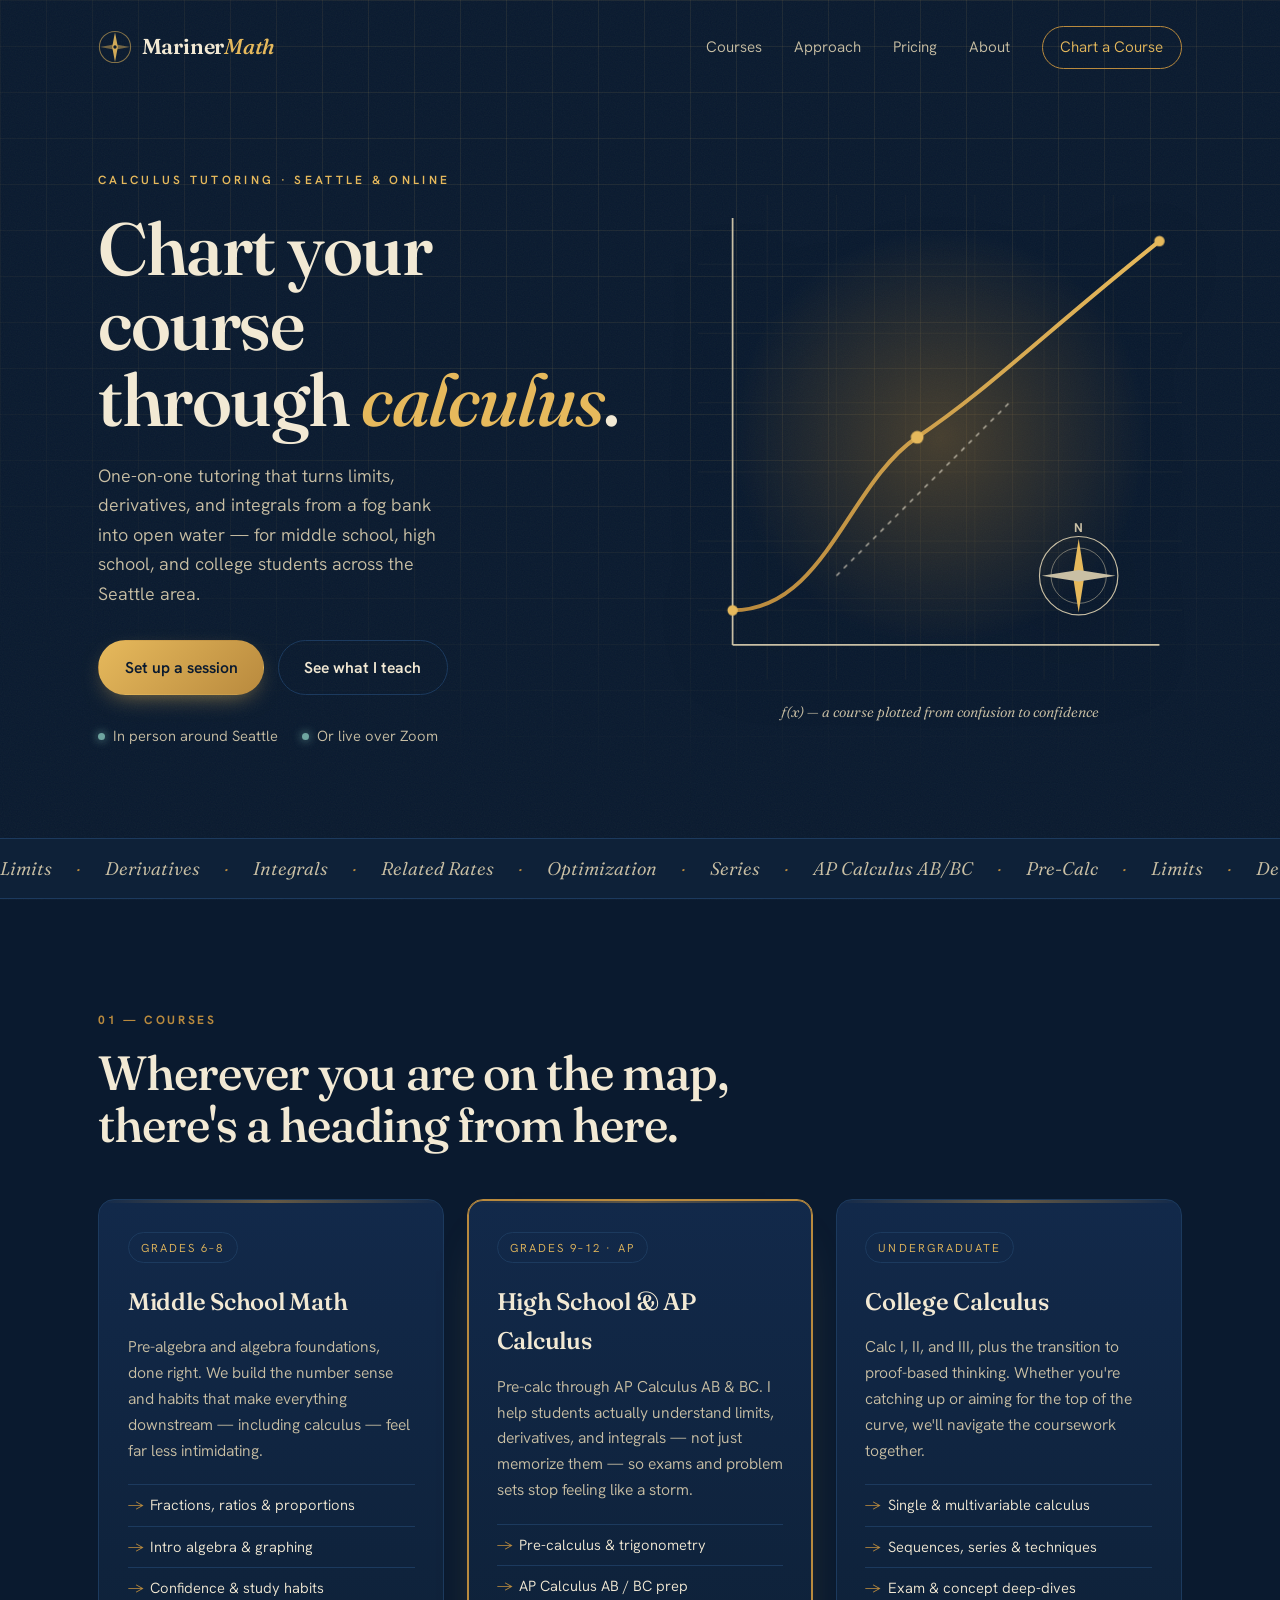
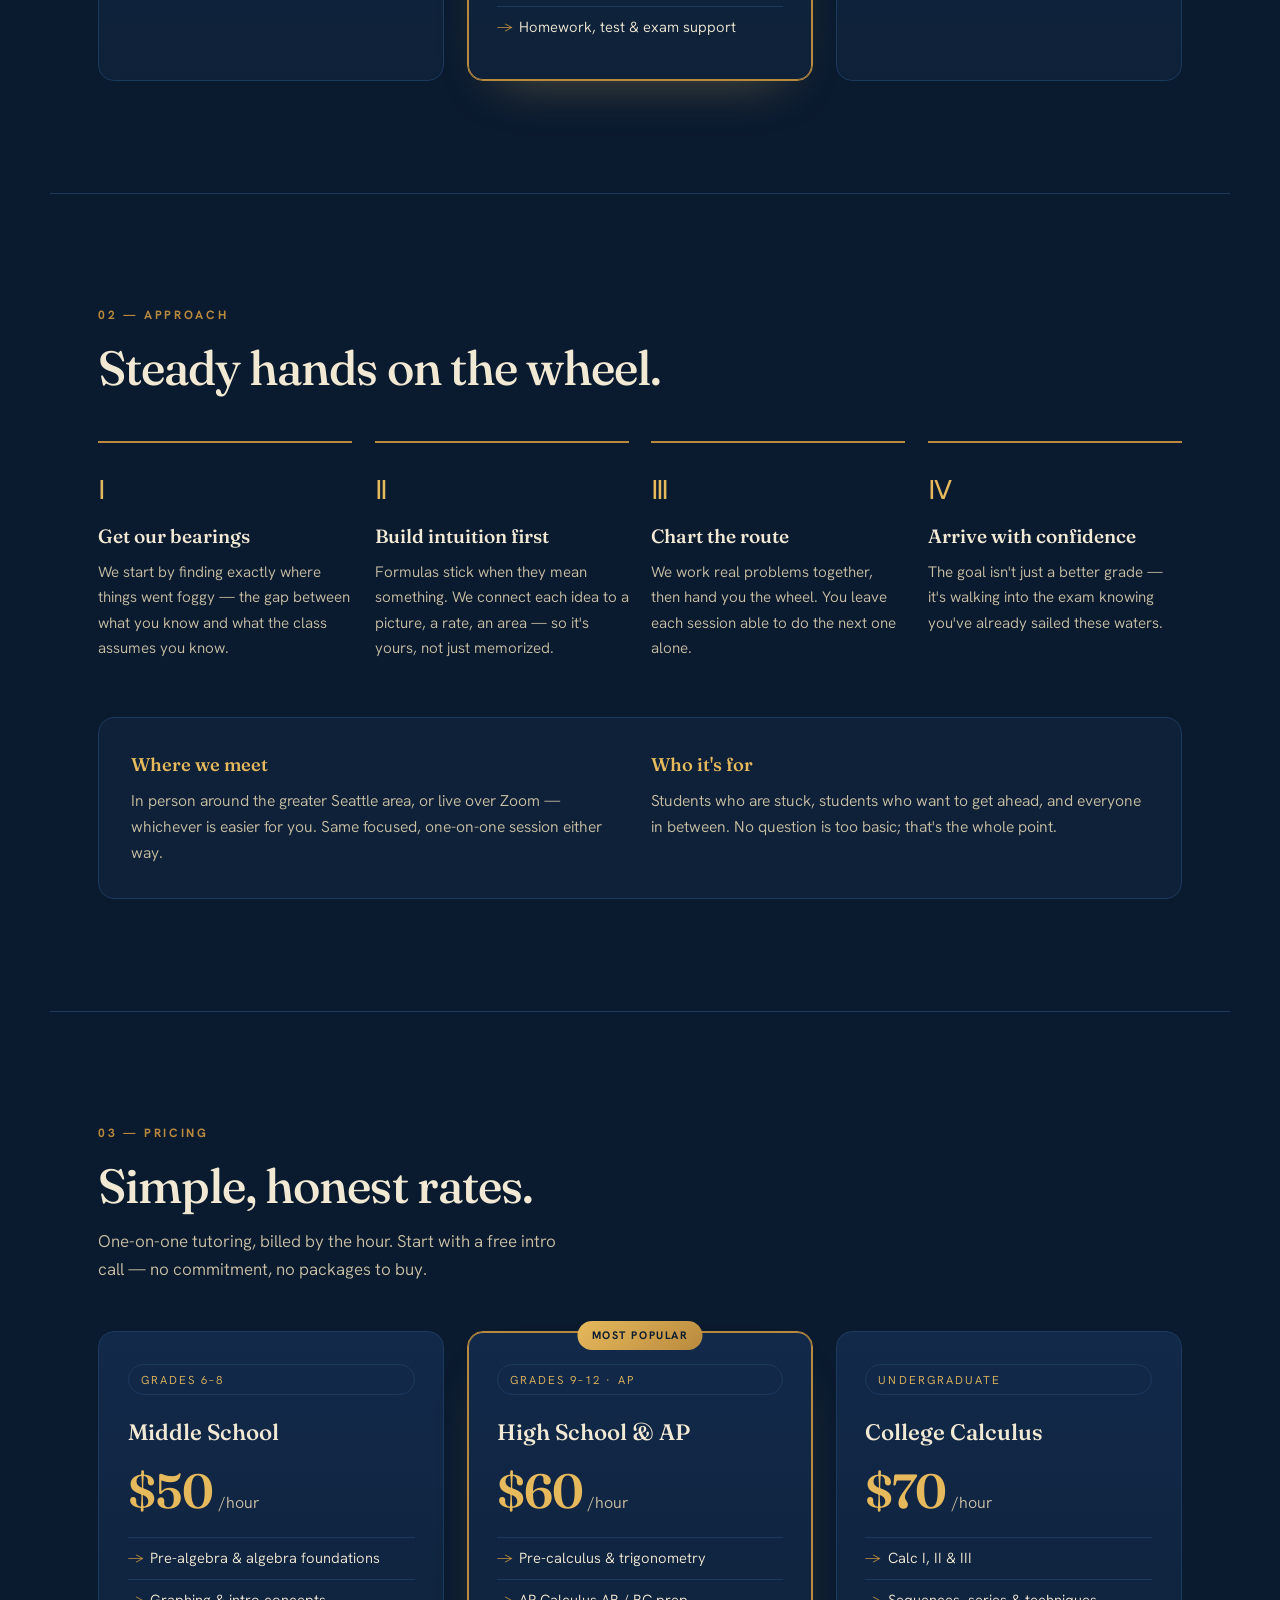
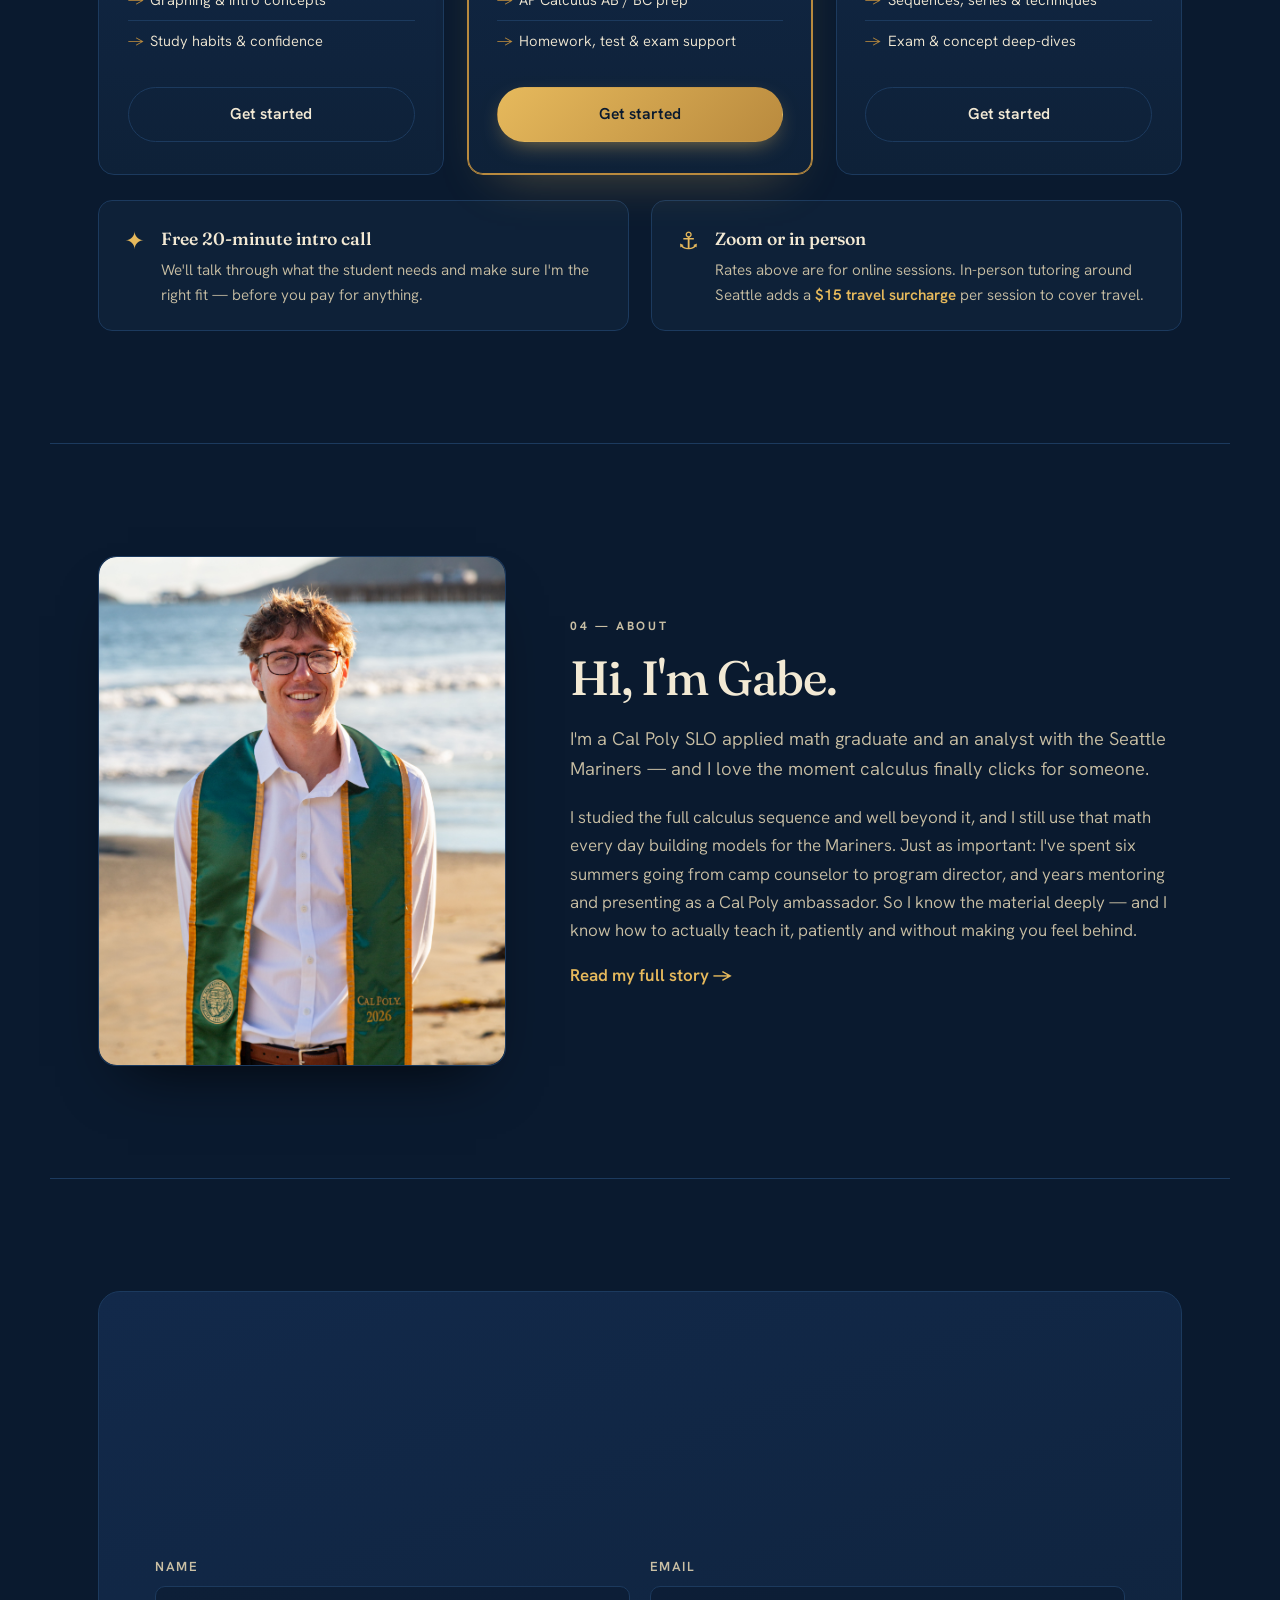
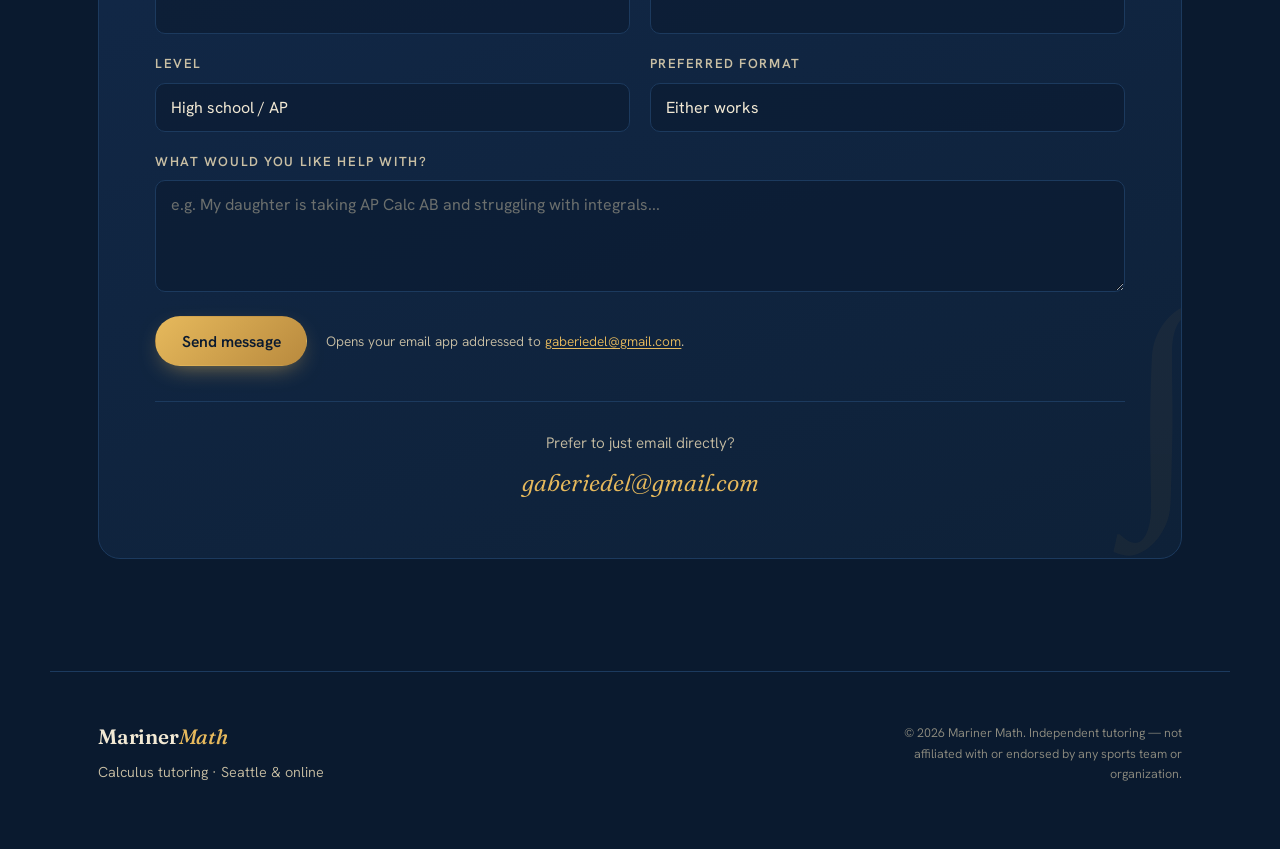
<file: index.html>
<!DOCTYPE html>
<html lang="en">
<head>
  <meta charset="UTF-8" />
  <meta name="viewport" content="width=device-width, initial-scale=1.0" />
  <title>Mariner Math — Calculus Tutoring in Seattle</title>
  <meta name="description" content="Mariner Math offers patient, expert calculus tutoring for middle school, high school, and college students in the Seattle area — in person or over Zoom." />

  <link rel="icon" href="favicon.svg" type="image/svg+xml" />
  <link rel="preconnect" href="https://fonts.googleapis.com" />
  <link rel="preconnect" href="https://fonts.gstatic.com" crossorigin />
  <link href="https://fonts.googleapis.com/css2?family=Fraunces:ital,opsz,wght@0,9..144,300..900;1,9..144,300..900&family=Hanken+Grotesk:wght@300..800&display=swap" rel="stylesheet" />
  <link rel="stylesheet" href="styles.css" />
</head>
<body>
  <!-- grain + chart-grid atmosphere layers -->
  <div class="grain" aria-hidden="true"></div>
  <div class="chart-grid" aria-hidden="true"></div>

  <header class="site-header">
    <a href="#top" class="brand" aria-label="Mariner Math home">
      <span class="brand-mark" aria-hidden="true">
        <svg viewBox="0 0 48 48" width="34" height="34">
          <circle cx="24" cy="24" r="22" fill="none" stroke="currentColor" stroke-width="1.5" opacity="0.55"/>
          <path d="M24 3 L28 24 L24 45 L20 24 Z" fill="currentColor" opacity="0.9"/>
          <path d="M3 24 L24 20 L45 24 L24 28 Z" fill="currentColor" opacity="0.45"/>
          <circle cx="24" cy="24" r="2.4" fill="var(--ink)"/>
        </svg>
      </span>
      <span class="brand-text">Mariner<em>Math</em></span>
    </a>
    <nav class="site-nav" aria-label="Primary">
      <a href="#services">Courses</a>
      <a href="#approach">Approach</a>
      <a href="#pricing">Pricing</a>
      <a href="about.html">About</a>
      <a href="#contact" class="nav-cta">Chart a Course</a>
    </nav>
  </header>

  <main id="top">

    <!-- ============== HERO ============== -->
    <section class="hero">
      <div class="hero-copy">
        <p class="eyebrow reveal">Calculus tutoring · Seattle &amp; online</p>
        <h1 class="reveal" style="--d:.05s">
          Chart your course<br />through <span class="ital-accent">calculus</span>.
        </h1>
        <p class="lede reveal" style="--d:.12s">
          One-on-one tutoring that turns limits, derivatives, and integrals
          from a fog bank into open water — for middle school, high school,
          and college students across the Seattle area.
        </p>
        <div class="hero-actions reveal" style="--d:.19s">
          <a href="#contact" class="btn btn-primary">Set up a session</a>
          <a href="#services" class="btn btn-ghost">See what I teach</a>
        </div>
        <ul class="hero-meta reveal" style="--d:.26s">
          <li><span class="dot"></span> In person around Seattle</li>
          <li><span class="dot"></span> Or live over Zoom</li>
        </ul>
      </div>

      <!-- the "chart": a plotted curve that reads as both a function and a sailing route -->
      <figure class="hero-chart reveal" style="--d:.15s" aria-hidden="true">
        <svg viewBox="0 0 420 420" class="chart-svg">
          <defs>
            <linearGradient id="curveGrad" x1="0" y1="1" x2="1" y2="0">
              <stop offset="0" stop-color="var(--brass)"/>
              <stop offset="1" stop-color="var(--brass-bright)"/>
            </linearGradient>
            <radialGradient id="glow" cx="50%" cy="50%" r="50%">
              <stop offset="0" stop-color="var(--brass)" stop-opacity="0.35"/>
              <stop offset="1" stop-color="var(--brass)" stop-opacity="0"/>
            </radialGradient>
          </defs>

          <!-- fine chart grid -->
          <g class="chart-lines" stroke="var(--line)" stroke-width="1">
            <line x1="0" y1="60" x2="420" y2="60"/><line x1="0" y1="120" x2="420" y2="120"/>
            <line x1="0" y1="180" x2="420" y2="180"/><line x1="0" y1="240" x2="420" y2="240"/>
            <line x1="0" y1="300" x2="420" y2="300"/><line x1="0" y1="360" x2="420" y2="360"/>
            <line x1="60" y1="0" x2="60" y2="420"/><line x1="120" y1="0" x2="120" y2="420"/>
            <line x1="180" y1="0" x2="180" y2="420"/><line x1="240" y1="0" x2="240" y2="420"/>
            <line x1="300" y1="0" x2="300" y2="420"/><line x1="360" y1="0" x2="360" y2="420"/>
          </g>

          <!-- axes -->
          <line x1="30" y1="390" x2="400" y2="390" stroke="var(--parchment-dim)" stroke-width="1.5"/>
          <line x1="30" y1="390" x2="30" y2="20" stroke="var(--parchment-dim)" stroke-width="1.5"/>

          <circle cx="210" cy="210" r="180" fill="url(#glow)"/>

          <!-- the plotted "route" / curve -->
          <path class="route" d="M30 360 C 110 360, 130 250, 190 210 S 300 120, 400 40"
                fill="none" stroke="url(#curveGrad)" stroke-width="3.5"
                stroke-linecap="round"/>

          <!-- tangent line (a little calculus flourish) -->
          <line class="tangent" x1="120" y1="330" x2="270" y2="180"
                stroke="var(--parchment)" stroke-width="1.25" stroke-dasharray="4 5" opacity="0.7"/>

          <!-- waypoints -->
          <circle class="waypoint" cx="30" cy="360" r="4.5"/>
          <circle class="waypoint" cx="190" cy="210" r="5.5"/>
          <circle class="waypoint" cx="400" cy="40" r="4.5"/>

          <!-- compass rose -->
          <g class="compass" transform="translate(330,330)">
            <circle r="34" fill="none" stroke="var(--parchment-dim)" stroke-width="1"/>
            <circle r="24" fill="none" stroke="var(--parchment-dim)" stroke-width="0.75" opacity="0.6"/>
            <path d="M0 -32 L5 0 L0 32 L-5 0 Z" fill="var(--brass-bright)"/>
            <path d="M-32 0 L0 -5 L32 0 L0 5 Z" fill="var(--parchment-dim)"/>
            <text x="0" y="-38" text-anchor="middle" class="compass-n">N</text>
          </g>
        </svg>
        <figcaption class="chart-fn">ƒ(x) — a course plotted from confusion to confidence</figcaption>
      </figure>
    </section>

    <!-- ============== MARQUEE ============== -->
    <div class="marquee" aria-hidden="true">
      <div class="marquee-track">
        <span>Limits</span><span>·</span><span>Derivatives</span><span>·</span><span>Integrals</span><span>·</span>
        <span>Related Rates</span><span>·</span><span>Optimization</span><span>·</span><span>Series</span><span>·</span>
        <span>AP Calculus AB/BC</span><span>·</span><span>Pre-Calc</span><span>·</span>
        <span>Limits</span><span>·</span><span>Derivatives</span><span>·</span><span>Integrals</span><span>·</span>
        <span>Related Rates</span><span>·</span><span>Optimization</span><span>·</span><span>Series</span><span>·</span>
        <span>AP Calculus AB/BC</span><span>·</span><span>Pre-Calc</span><span>·</span>
      </div>
    </div>

    <!-- ============== SERVICES ============== -->
    <section id="services" class="section">
      <div class="section-head">
        <p class="section-index">01 — Courses</p>
        <h2>Wherever you are on the map,<br />there's a heading from here.</h2>
      </div>

      <div class="cards">
        <article class="card">
          <span class="card-depth">Grades 6–8</span>
          <h3>Middle School Math</h3>
          <p>Pre-algebra and algebra foundations, done right. We build the number
             sense and habits that make everything downstream — including calculus —
             feel far less intimidating.</p>
          <ul class="card-list">
            <li>Fractions, ratios &amp; proportions</li>
            <li>Intro algebra &amp; graphing</li>
            <li>Confidence &amp; study habits</li>
          </ul>
        </article>

        <article class="card card-feature">
          <span class="card-depth">Grades 9–12 · AP</span>
          <h3>High School &amp; AP Calculus</h3>
          <p>Pre-calc through AP Calculus AB &amp; BC. I help students actually
             understand limits, derivatives, and integrals — not just memorize them —
             so exams and problem sets stop feeling like a storm.</p>
          <ul class="card-list">
            <li>Pre-calculus &amp; trigonometry</li>
            <li>AP Calculus AB / BC prep</li>
            <li>Homework, test &amp; exam support</li>
          </ul>
        </article>

        <article class="card">
          <span class="card-depth">Undergraduate</span>
          <h3>College Calculus</h3>
          <p>Calc I, II, and III, plus the transition to proof-based thinking.
             Whether you're catching up or aiming for the top of the curve, we'll
             navigate the coursework together.</p>
          <ul class="card-list">
            <li>Single &amp; multivariable calculus</li>
            <li>Sequences, series &amp; techniques</li>
            <li>Exam &amp; concept deep-dives</li>
          </ul>
        </article>
      </div>
    </section>

    <!-- ============== APPROACH ============== -->
    <section id="approach" class="section approach">
      <div class="section-head">
        <p class="section-index">02 — Approach</p>
        <h2>Steady hands on the wheel.</h2>
      </div>

      <div class="steps">
        <div class="step">
          <span class="step-num">Ⅰ</span>
          <h3>Get our bearings</h3>
          <p>We start by finding exactly where things went foggy — the gap between
             what you know and what the class assumes you know.</p>
        </div>
        <div class="step">
          <span class="step-num">Ⅱ</span>
          <h3>Build intuition first</h3>
          <p>Formulas stick when they mean something. We connect each idea to a
             picture, a rate, an area — so it's yours, not just memorized.</p>
        </div>
        <div class="step">
          <span class="step-num">Ⅲ</span>
          <h3>Chart the route</h3>
          <p>We work real problems together, then hand you the wheel. You leave each
             session able to do the next one alone.</p>
        </div>
        <div class="step">
          <span class="step-num">Ⅳ</span>
          <h3>Arrive with confidence</h3>
          <p>The goal isn't just a better grade — it's walking into the exam knowing
             you've already sailed these waters.</p>
        </div>
      </div>

      <div class="format-note">
        <div class="format-item">
          <h4>Where we meet</h4>
          <p>In person around the greater Seattle area, or live over Zoom —
             whichever is easier for you. Same focused, one-on-one session either way.</p>
        </div>
        <div class="format-item">
          <h4>Who it's for</h4>
          <p>Students who are stuck, students who want to get ahead, and everyone in
             between. No question is too basic; that's the whole point.</p>
        </div>
      </div>
    </section>

    <!-- ============== PRICING ============== -->
    <section id="pricing" class="section pricing">
      <div class="section-head">
        <p class="section-index">03 — Pricing</p>
        <h2>Simple, honest rates.</h2>
        <p class="pricing-lede">
          One-on-one tutoring, billed by the hour. Start with a free intro call —
          no commitment, no packages to buy.
        </p>
      </div>

      <div class="tiers">
        <article class="tier">
          <span class="card-depth">Grades 6–8</span>
          <h3>Middle School</h3>
          <p class="price"><span class="amount">$50</span><span class="per">/hour</span></p>
          <ul class="card-list">
            <li>Pre-algebra &amp; algebra foundations</li>
            <li>Graphing &amp; intro concepts</li>
            <li>Study habits &amp; confidence</li>
          </ul>
          <a href="#contact" class="btn btn-ghost tier-btn">Get started</a>
        </article>

        <article class="tier tier-feature">
          <span class="tier-flag">Most popular</span>
          <span class="card-depth">Grades 9–12 · AP</span>
          <h3>High School &amp; AP</h3>
          <p class="price"><span class="amount">$60</span><span class="per">/hour</span></p>
          <ul class="card-list">
            <li>Pre-calculus &amp; trigonometry</li>
            <li>AP Calculus AB / BC prep</li>
            <li>Homework, test &amp; exam support</li>
          </ul>
          <a href="#contact" class="btn btn-primary tier-btn">Get started</a>
        </article>

        <article class="tier">
          <span class="card-depth">Undergraduate</span>
          <h3>College Calculus</h3>
          <p class="price"><span class="amount">$70</span><span class="per">/hour</span></p>
          <ul class="card-list">
            <li>Calc I, II &amp; III</li>
            <li>Sequences, series &amp; techniques</li>
            <li>Exam &amp; concept deep-dives</li>
          </ul>
          <a href="#contact" class="btn btn-ghost tier-btn">Get started</a>
        </article>
      </div>

      <div class="pricing-perks">
        <div class="perk">
          <span class="perk-icon" aria-hidden="true">✦</span>
          <div>
            <h4>Free 20-minute intro call</h4>
            <p>We'll talk through what the student needs and make sure I'm the right fit — before you pay for anything.</p>
          </div>
        </div>
        <div class="perk">
          <span class="perk-icon" aria-hidden="true">⚓</span>
          <div>
            <h4>Zoom or in person</h4>
            <p>Rates above are for online sessions. In-person tutoring around Seattle adds a <strong>$15 travel surcharge</strong> per session to cover travel.</p>
          </div>
        </div>
      </div>
    </section>

    <!-- ============== ABOUT ============== -->
    <section id="about" class="section about">
      <div class="about-grid">
        <div class="about-visual" aria-hidden="true">
          <div class="portrait-frame">
            <img src="gabe.jpg" alt="Gabe Riedel" class="portrait-img" />
          </div>
        </div>
        <div class="about-copy">
          <p class="section-index">04 — About</p>
          <h2>Hi, I'm Gabe.</h2>
          <p class="about-lede">
            I'm a Cal Poly SLO applied math graduate and an analyst with the Seattle
            Mariners — and I love the moment calculus finally clicks for someone.
          </p>
          <p>
            I studied the full calculus sequence and well beyond it, and I still use that
            math every day building models for the Mariners. Just as important: I've spent
            six summers going from camp counselor to program director, and years mentoring
            and presenting as a Cal Poly ambassador. So I know the material deeply — and I
            know how to actually teach it, patiently and without making you feel behind.
          </p>
          <p>
            <a href="about.html" class="text-link">Read my full story →</a>
          </p>
        </div>
      </div>
    </section>

    <!-- ============== CONTACT ============== -->
    <section id="contact" class="section contact">
      <div class="contact-inner">
        <div class="section-head">
          <p class="section-index">05 — Set sail</p>
          <h2>Let's plot your first session.</h2>
          <p class="contact-lede">
            Tell me a little about the student and what you're working on. I'll get
            back to you personally, usually within a day.
          </p>
        </div>

        <form class="contact-form" id="contactForm" novalidate>
          <div class="field">
            <label for="name">Name</label>
            <input type="text" id="name" name="name" autocomplete="name" required />
          </div>
          <div class="field">
            <label for="email">Email</label>
            <input type="email" id="email" name="email" autocomplete="email" required />
          </div>
          <div class="field">
            <label for="level">Level</label>
            <select id="level" name="level">
              <option value="Middle school">Middle school</option>
              <option value="High school / AP" selected>High school / AP</option>
              <option value="College">College</option>
              <option value="Not sure yet">Not sure yet</option>
            </select>
          </div>
          <div class="field">
            <label for="format">Preferred format</label>
            <select id="format" name="format">
              <option value="Either works">Either works</option>
              <option value="In person (Seattle)">In person (Seattle)</option>
              <option value="Zoom">Zoom</option>
            </select>
          </div>
          <div class="field field-full">
            <label for="message">What would you like help with?</label>
            <textarea id="message" name="message" rows="4" placeholder="e.g. My daughter is taking AP Calc AB and struggling with integrals..."></textarea>
          </div>
          <div class="field-full form-actions">
            <button type="submit" class="btn btn-primary">Send message</button>
            <p class="form-note" id="formNote">
              Opens your email app addressed to
              <a href="mailto:gaberiedel@gmail.com">gaberiedel@gmail.com</a>.
            </p>
          </div>
        </form>

        <div class="contact-direct">
          <p>Prefer to just email directly?</p>
          <a href="mailto:gaberiedel@gmail.com" class="email-link">gaberiedel@gmail.com</a>
        </div>
      </div>
    </section>
  </main>

  <footer class="site-footer">
    <div class="footer-brand">
      <span class="brand-text">Mariner<em>Math</em></span>
      <p>Calculus tutoring · Seattle &amp; online</p>
    </div>
    <p class="footer-fine">
      © <span id="year"></span> Mariner Math. Independent tutoring — not affiliated
      with or endorsed by any sports team or organization.
    </p>
  </footer>

  <script src="main.js"></script>
</body>
</html>
</file>
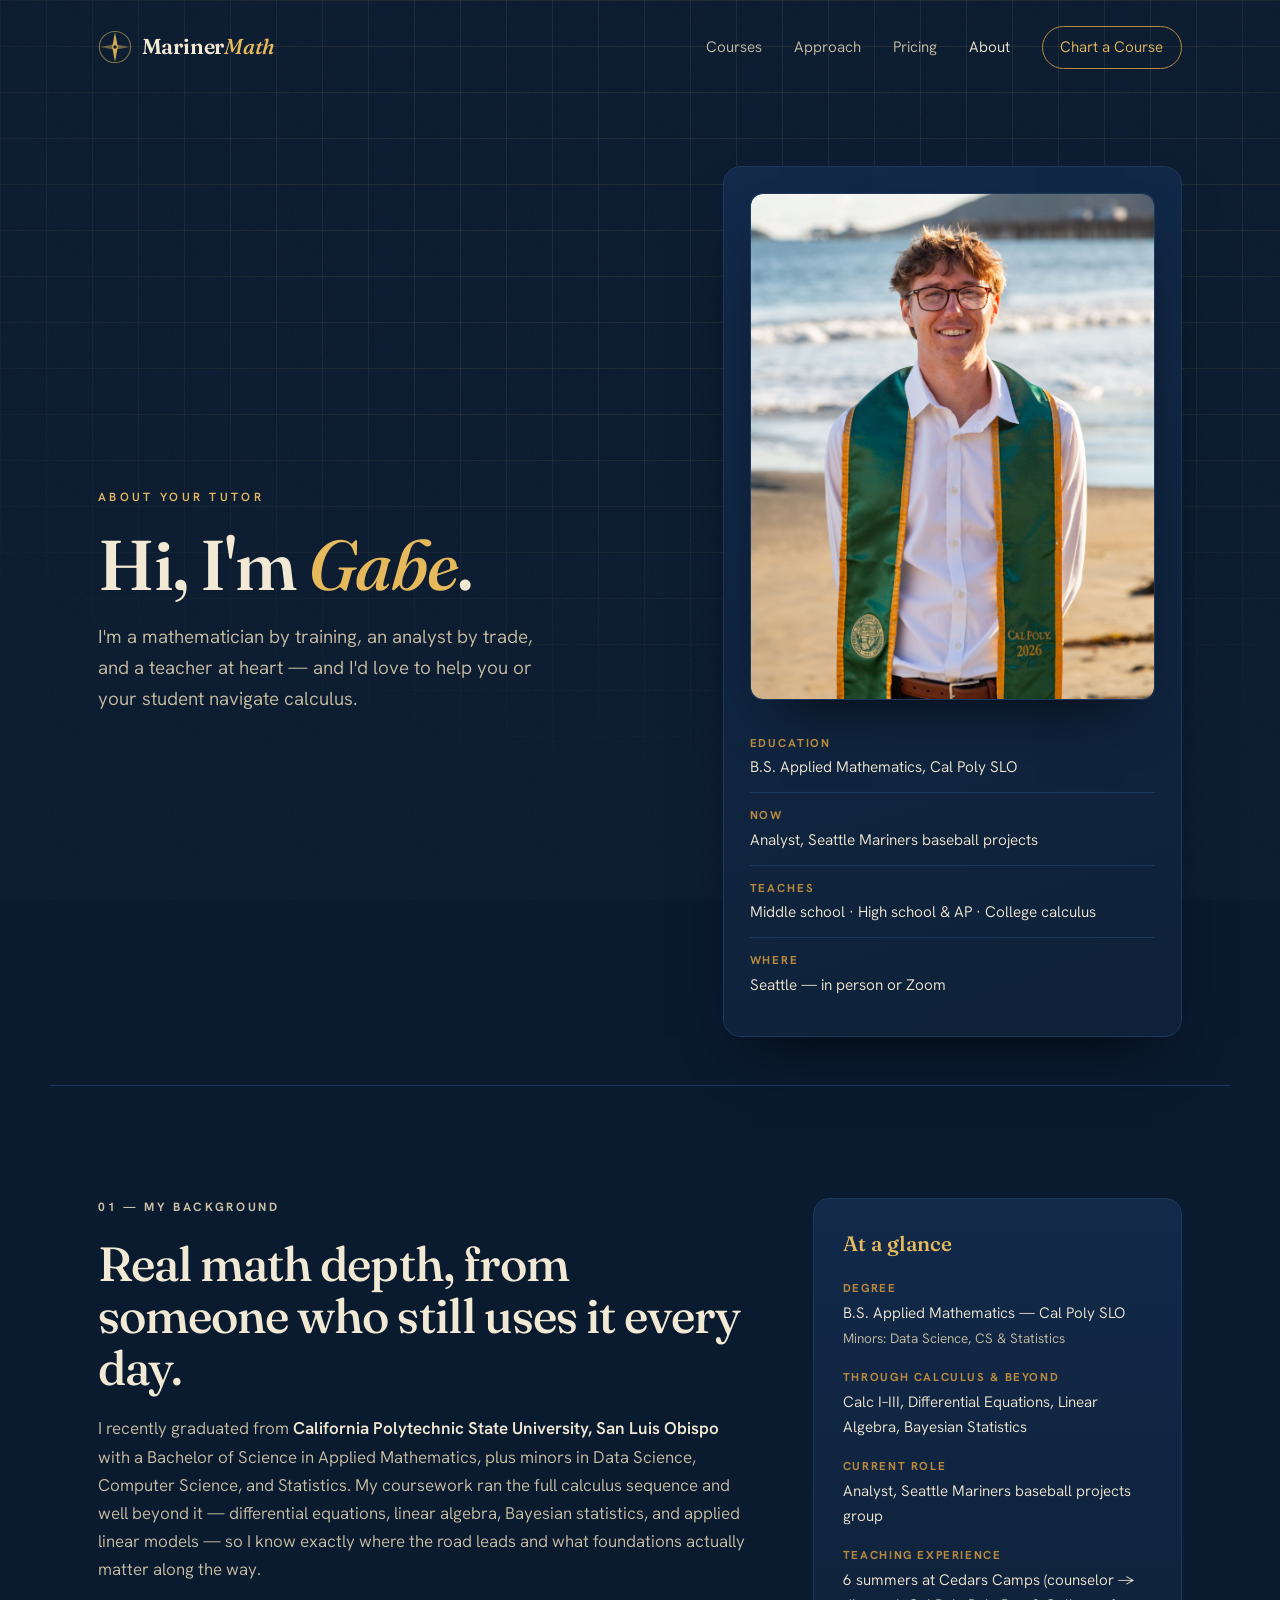
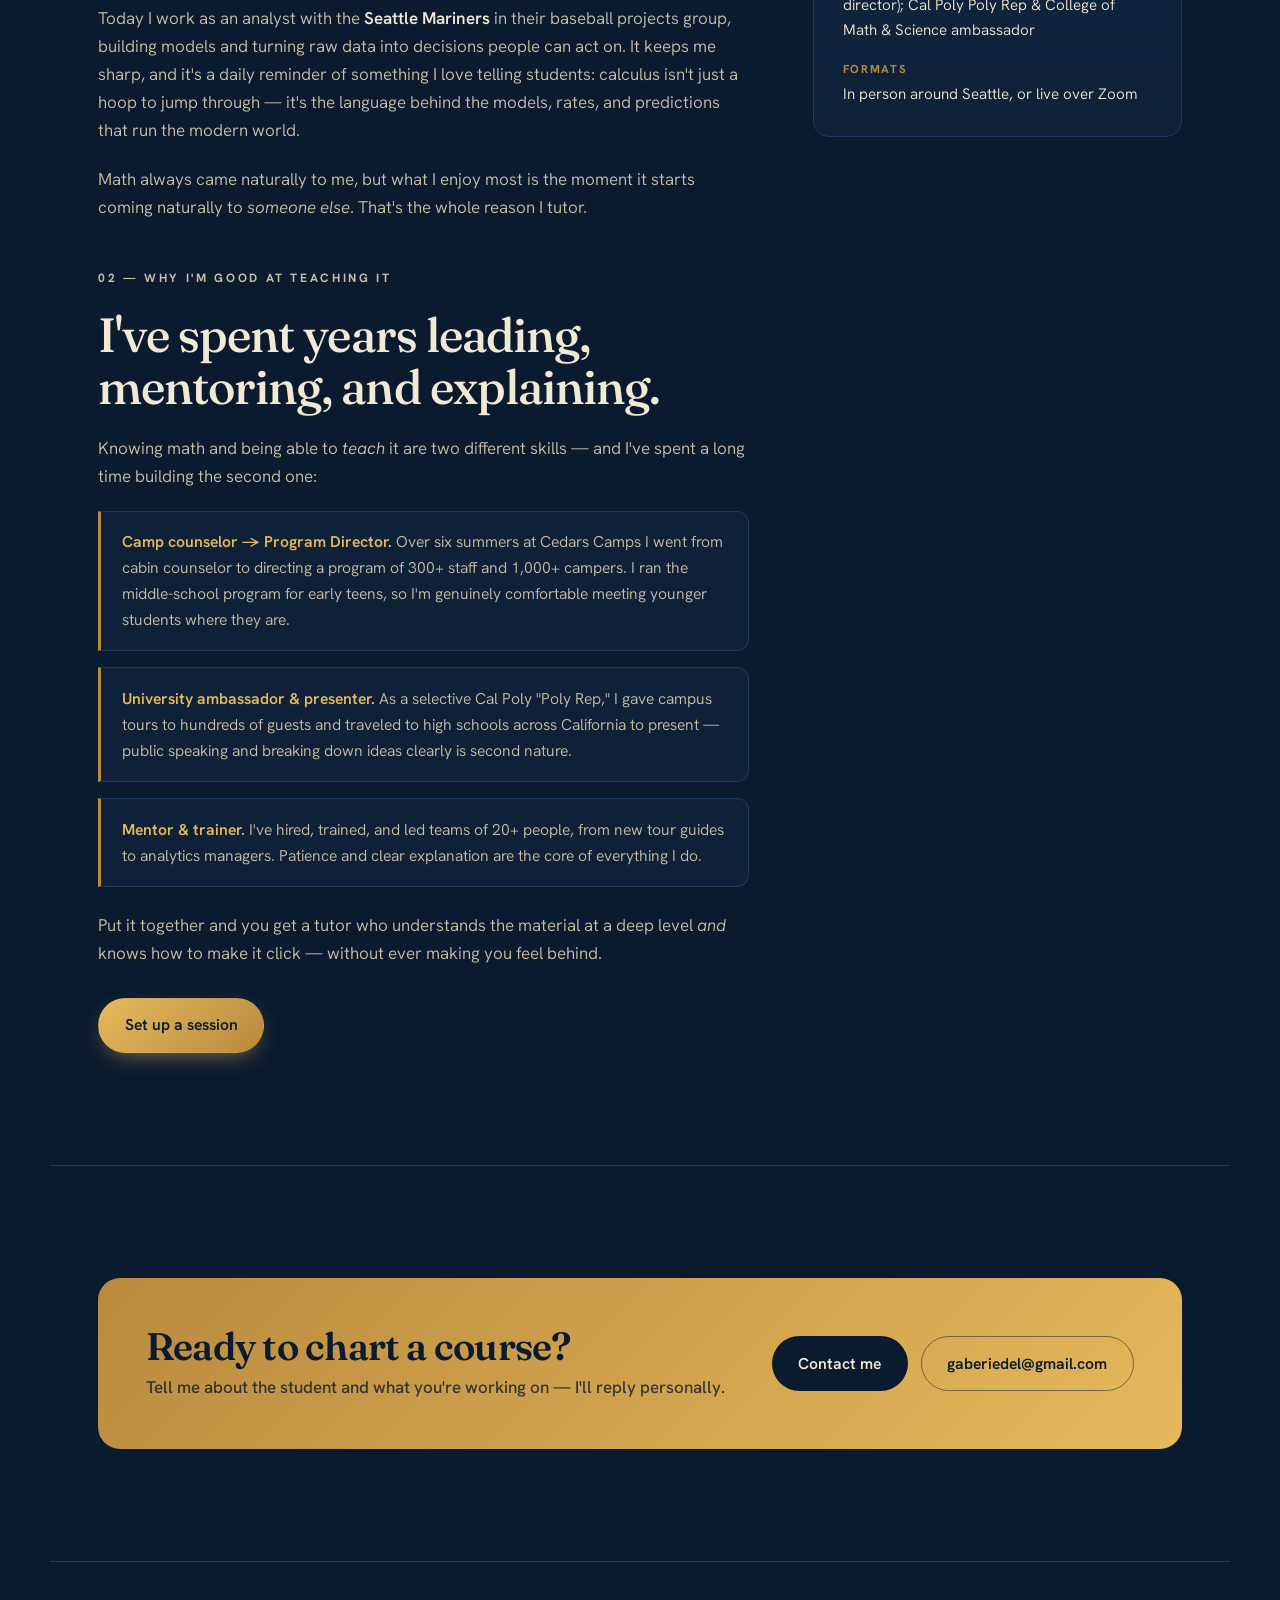
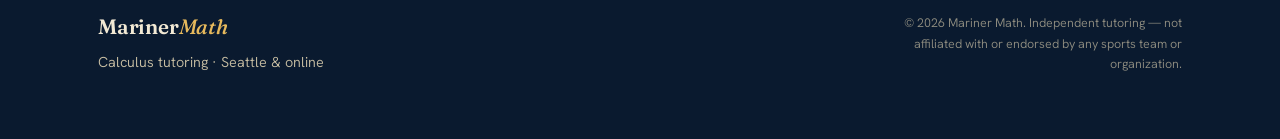
<file: about.html>
<!DOCTYPE html>
<html lang="en">
<head>
  <meta charset="UTF-8" />
  <meta name="viewport" content="width=device-width, initial-scale=1.0" />
  <title>About Gabe — Mariner Math</title>
  <meta name="description" content="Meet Gabe Riedel — Cal Poly SLO applied math graduate, analyst with the Seattle Mariners baseball projects group, and experienced instructor and camp director tutoring calculus in Seattle." />

  <link rel="icon" href="favicon.svg" type="image/svg+xml" />
  <link rel="preconnect" href="https://fonts.googleapis.com" />
  <link rel="preconnect" href="https://fonts.gstatic.com" crossorigin />
  <link href="https://fonts.googleapis.com/css2?family=Fraunces:ital,opsz,wght@0,9..144,300..900;1,9..144,300..900&family=Hanken+Grotesk:wght@300..800&display=swap" rel="stylesheet" />
  <link rel="stylesheet" href="styles.css" />
</head>
<body>
  <div class="grain" aria-hidden="true"></div>
  <div class="chart-grid" aria-hidden="true"></div>

  <header class="site-header">
    <a href="index.html" class="brand" aria-label="Mariner Math home">
      <span class="brand-mark" aria-hidden="true">
        <svg viewBox="0 0 48 48" width="34" height="34">
          <circle cx="24" cy="24" r="22" fill="none" stroke="currentColor" stroke-width="1.5" opacity="0.55"/>
          <path d="M24 3 L28 24 L24 45 L20 24 Z" fill="currentColor" opacity="0.9"/>
          <path d="M3 24 L24 20 L45 24 L24 28 Z" fill="currentColor" opacity="0.45"/>
          <circle cx="24" cy="24" r="2.4" fill="var(--ink)"/>
        </svg>
      </span>
      <span class="brand-text">Mariner<em>Math</em></span>
    </a>
    <nav class="site-nav" aria-label="Primary">
      <a href="index.html#services">Courses</a>
      <a href="index.html#approach">Approach</a>
      <a href="index.html#pricing">Pricing</a>
      <a href="about.html" aria-current="page">About</a>
      <a href="index.html#contact" class="nav-cta">Chart a Course</a>
    </nav>
  </header>

  <main id="top">

    <!-- ============== ABOUT HERO ============== -->
    <section class="about-hero">
      <div class="about-hero-copy">
        <p class="eyebrow reveal">About your tutor</p>
        <h1 class="reveal" style="--d:.05s">Hi, I'm <span class="ital-accent">Gabe</span>.</h1>
        <p class="lede reveal" style="--d:.12s">
          I'm a mathematician by training, an analyst by trade, and a teacher at
          heart — and I'd love to help you or your student navigate calculus.
        </p>
      </div>
      <aside class="about-hero-card reveal" style="--d:.18s" aria-label="Quick facts">
        <div class="portrait-frame small">
          <img src="gabe.jpg" alt="Gabe Riedel" class="portrait-img" />
        </div>
        <ul class="fact-list">
          <li><span>Education</span> B.S. Applied Mathematics, Cal Poly SLO</li>
          <li><span>Now</span> Analyst, Seattle Mariners baseball projects</li>
          <li><span>Teaches</span> Middle school · High school &amp; AP · College calculus</li>
          <li><span>Where</span> Seattle — in person or Zoom</li>
        </ul>
      </aside>
    </section>

    <!-- ============== STORY ============== -->
    <section class="section story">
      <div class="story-grid">
        <div class="story-main">
          <p class="section-index">01 — My background</p>
          <h2>Real math depth, from someone who still uses it every day.</h2>

          <p>
            I recently graduated from <strong>California Polytechnic State University,
            San Luis Obispo</strong> with a Bachelor of Science in Applied Mathematics,
            plus minors in Data Science, Computer Science, and Statistics. My coursework
            ran the full calculus sequence and well beyond it — differential equations,
            linear algebra, Bayesian statistics, and applied linear models — so I know
            exactly where the road leads and what foundations actually matter along the way.
          </p>

          <p>
            Today I work as an analyst with the <strong>Seattle Mariners</strong> in their
            baseball projects group, building models and turning raw data into decisions
            people can act on. It keeps me sharp, and it's a daily reminder of something
            I love telling students: calculus isn't just a hoop to jump through — it's the
            language behind the models, rates, and predictions that run the modern world.
          </p>

          <p>
            Math always came naturally to me, but what I enjoy most is the moment it starts
            coming naturally to <em>someone else</em>. That's the whole reason I tutor.
          </p>

          <p class="section-index" style="margin-top:3rem;">02 — Why I'm good at teaching it</p>
          <h2>I've spent years leading, mentoring, and explaining.</h2>

          <p>
            Knowing math and being able to <em>teach</em> it are two different skills —
            and I've spent a long time building the second one:
          </p>

          <ul class="story-list">
            <li>
              <strong>Camp counselor → Program Director.</strong> Over six summers at
              Cedars Camps I went from cabin counselor to directing a program of 300+ staff
              and 1,000+ campers. I ran the middle-school program for early teens, so I'm
              genuinely comfortable meeting younger students where they are.
            </li>
            <li>
              <strong>University ambassador &amp; presenter.</strong> As a selective Cal Poly
              "Poly Rep," I gave campus tours to hundreds of guests and traveled to high
              schools across California to present — public speaking and breaking down ideas
              clearly is second nature.
            </li>
            <li>
              <strong>Mentor &amp; trainer.</strong> I've hired, trained, and led teams of
              20+ people, from new tour guides to analytics managers. Patience and clear
              explanation are the core of everything I do.
            </li>
          </ul>

          <p>
            Put it together and you get a tutor who understands the material at a deep level
            <em>and</em> knows how to make it click — without ever making you feel behind.
          </p>

          <a href="index.html#contact" class="btn btn-primary story-cta">Set up a session</a>
        </div>

        <aside class="story-side">
          <div class="side-card">
            <h3>At a glance</h3>
            <dl class="side-dl">
              <dt>Degree</dt>
              <dd>B.S. Applied Mathematics — Cal Poly SLO<br /><span>Minors: Data Science, CS &amp; Statistics</span></dd>
              <dt>Through calculus &amp; beyond</dt>
              <dd>Calc I–III, Differential Equations, Linear Algebra, Bayesian Statistics</dd>
              <dt>Current role</dt>
              <dd>Analyst, Seattle Mariners baseball projects group</dd>
              <dt>Teaching experience</dt>
              <dd>6 summers at Cedars Camps (counselor → director); Cal Poly Poly Rep &amp; College of Math &amp; Science ambassador</dd>
              <dt>Formats</dt>
              <dd>In person around Seattle, or live over Zoom</dd>
            </dl>
          </div>
        </aside>
      </div>
    </section>

    <!-- ============== CTA STRIP ============== -->
    <section class="section cta-strip-wrap">
      <div class="cta-strip">
        <div>
          <h2>Ready to chart a course?</h2>
          <p>Tell me about the student and what you're working on — I'll reply personally.</p>
        </div>
        <div class="cta-strip-actions">
          <a href="index.html#contact" class="btn btn-primary">Contact me</a>
          <a href="mailto:gaberiedel@gmail.com" class="btn btn-ghost">gaberiedel@gmail.com</a>
        </div>
      </div>
    </section>
  </main>

  <footer class="site-footer">
    <div class="footer-brand">
      <span class="brand-text">Mariner<em>Math</em></span>
      <p>Calculus tutoring · Seattle &amp; online</p>
    </div>
    <p class="footer-fine">
      © <span id="year"></span> Mariner Math. Independent tutoring — not affiliated
      with or endorsed by any sports team or organization.
    </p>
  </footer>

  <script src="main.js"></script>
</body>
</html>
</file>
<file: styles.css>
/* ============================================================
   Mariner Math — nautical-chart calculus tutoring
   Palette: deep ink navy · warm brass/gold · parchment cream
   ============================================================ */

:root {
  --ink:            #0a1a2f;
  --ink-2:          #0e2138;
  --panel:          #12294a;
  --panel-line:     #1c3a5e;
  --line:           rgba(203, 168, 92, 0.10);
  --parchment:      #f2e9d4;
  --parchment-dim:  #c9bfa4;
  --brass:          #b98a3e;
  --brass-bright:   #e6b95c;
  --sea:            #6fa5a0;
  --shadow:         rgba(0, 0, 0, 0.45);

  --font-display: "Fraunces", Georgia, serif;
  --font-body: "Hanken Grotesk", system-ui, sans-serif;

  --maxw: 1180px;
  --ease: cubic-bezier(0.22, 0.61, 0.36, 1);
}

*,
*::before,
*::after { box-sizing: border-box; }

html { scroll-behavior: smooth; }

body {
  margin: 0;
  background: var(--ink);
  color: var(--parchment);
  font-family: var(--font-body);
  font-size: 17px;
  line-height: 1.65;
  font-weight: 350;
  -webkit-font-smoothing: antialiased;
  overflow-x: hidden;
}

/* ---- atmosphere layers ---- */
.grain {
  position: fixed;
  inset: 0;
  z-index: 1;
  pointer-events: none;
  opacity: 0.045;
  background-image: url("data:image/svg+xml,%3Csvg xmlns='http://www.w3.org/2000/svg' width='120' height='120'%3E%3Cfilter id='n'%3E%3CfeTurbulence type='fractalNoise' baseFrequency='0.85' numOctaves='3'/%3E%3C/filter%3E%3Crect width='100%25' height='100%25' filter='url(%23n)'/%3E%3C/svg%3E");
}
.chart-grid {
  position: fixed;
  inset: 0;
  z-index: 0;
  pointer-events: none;
  background-image:
    linear-gradient(var(--line) 1px, transparent 1px),
    linear-gradient(90deg, var(--line) 1px, transparent 1px);
  background-size: 46px 46px;
  mask-image: radial-gradient(ellipse 90% 70% at 60% 20%, #000 40%, transparent 100%);
}

/* keep content above atmosphere */
.site-header, main, .site-footer { position: relative; z-index: 2; }

img { max-width: 100%; display: block; }
a { color: inherit; text-decoration: none; }

/* ============================================================
   HEADER
   ============================================================ */
.site-header {
  display: flex;
  align-items: center;
  justify-content: space-between;
  gap: 2rem;
  max-width: var(--maxw);
  margin: 0 auto;
  padding: 1.6rem clamp(1.25rem, 4vw, 3rem);
}

.brand {
  display: inline-flex;
  align-items: center;
  gap: 0.6rem;
  color: var(--brass-bright);
}
.brand-mark { display: inline-flex; }
.brand-text {
  font-family: var(--font-display);
  font-weight: 600;
  font-size: 1.35rem;
  letter-spacing: -0.01em;
  color: var(--parchment);
}
.brand-text em {
  font-style: italic;
  color: var(--brass-bright);
  font-weight: 500;
}

.site-nav {
  display: flex;
  align-items: center;
  gap: clamp(1rem, 2.5vw, 2.2rem);
  font-size: 0.95rem;
}
.site-nav a { color: var(--parchment-dim); transition: color 0.25s var(--ease); }
.site-nav a:hover { color: var(--parchment); }
.nav-cta {
  border: 1px solid var(--brass);
  color: var(--brass-bright) !important;
  padding: 0.5rem 1.1rem;
  border-radius: 999px;
  transition: all 0.25s var(--ease);
}
.nav-cta:hover {
  background: var(--brass);
  color: var(--ink) !important;
}

/* ============================================================
   HERO
   ============================================================ */
.hero {
  max-width: var(--maxw);
  margin: 0 auto;
  padding: clamp(2rem, 6vw, 5rem) clamp(1.25rem, 4vw, 3rem) clamp(3rem, 7vw, 6rem);
  display: grid;
  grid-template-columns: 1.05fr 0.95fr;
  gap: clamp(2rem, 5vw, 4rem);
  align-items: center;
}

.eyebrow {
  text-transform: uppercase;
  letter-spacing: 0.28em;
  font-size: 0.74rem;
  color: var(--brass-bright);
  font-weight: 600;
  margin: 0 0 1.3rem;
}

.hero h1 {
  font-family: var(--font-display);
  font-weight: 550;
  font-size: clamp(2.7rem, 6vw, 4.6rem);
  line-height: 1.02;
  letter-spacing: -0.02em;
  margin: 0 0 1.5rem;
  font-optical-sizing: auto;
}
.ital-accent {
  font-style: italic;
  color: var(--brass-bright);
  font-weight: 500;
}

.lede {
  font-size: 1.12rem;
  color: var(--parchment-dim);
  max-width: 34ch;
  margin: 0 0 2rem;
}

.hero-actions { display: flex; flex-wrap: wrap; gap: 0.85rem; margin-bottom: 1.8rem; }

.btn {
  display: inline-flex;
  align-items: center;
  justify-content: center;
  font-family: var(--font-body);
  font-size: 0.98rem;
  font-weight: 600;
  padding: 0.85rem 1.6rem;
  border-radius: 999px;
  cursor: pointer;
  border: 1px solid transparent;
  transition: transform 0.2s var(--ease), background 0.25s var(--ease), color 0.25s var(--ease), box-shadow 0.25s var(--ease);
}
.btn-primary {
  background: linear-gradient(135deg, var(--brass-bright), var(--brass));
  color: var(--ink);
  box-shadow: 0 8px 24px -10px rgba(230, 185, 92, 0.7);
}
.btn-primary:hover { transform: translateY(-2px); box-shadow: 0 14px 30px -10px rgba(230, 185, 92, 0.8); }
.btn-ghost { border-color: var(--panel-line); color: var(--parchment); }
.btn-ghost:hover { border-color: var(--brass); color: var(--brass-bright); }

.hero-meta {
  list-style: none;
  padding: 0;
  margin: 0;
  display: flex;
  flex-wrap: wrap;
  gap: 1.5rem;
  font-size: 0.92rem;
  color: var(--parchment-dim);
}
.hero-meta li { display: inline-flex; align-items: center; gap: 0.5rem; }
.dot { width: 7px; height: 7px; border-radius: 50%; background: var(--sea); box-shadow: 0 0 10px var(--sea); }

/* hero chart svg */
.hero-chart { margin: 0; position: relative; }
.chart-svg {
  width: 100%;
  height: auto;
  filter: drop-shadow(0 20px 40px var(--shadow));
}
.chart-lines line { opacity: 0.5; }
.route {
  stroke-dasharray: 620;
  stroke-dashoffset: 620;
  animation: draw 2.4s var(--ease) 0.5s forwards;
}
.tangent { opacity: 0; animation: fade 1s ease 2.4s forwards; }
.waypoint { fill: var(--brass-bright); opacity: 0; animation: pop 0.5s var(--ease) forwards; }
.waypoint:nth-of-type(1) { animation-delay: 0.9s; }
.waypoint:nth-of-type(2) { animation-delay: 1.7s; }
.waypoint:nth-of-type(3) { animation-delay: 2.5s; }
.compass { transform-origin: 330px 330px; animation: spin-in 1.4s var(--ease) 0.4s backwards; }
.compass-n { fill: var(--parchment-dim); font-family: var(--font-body); font-size: 11px; font-weight: 700; }
.chart-fn {
  font-family: var(--font-display);
  font-style: italic;
  font-size: 0.9rem;
  color: var(--parchment-dim);
  text-align: center;
  margin-top: 0.8rem;
}

@keyframes draw { to { stroke-dashoffset: 0; } }
@keyframes fade { to { opacity: 0.7; } }
@keyframes pop { from { opacity: 0; transform: scale(0); } to { opacity: 1; transform: scale(1); } }
@keyframes spin-in { from { opacity: 0; transform: rotate(-45deg); } to { opacity: 1; transform: rotate(0); } }

/* ============================================================
   MARQUEE
   ============================================================ */
.marquee {
  border-top: 1px solid var(--panel-line);
  border-bottom: 1px solid var(--panel-line);
  background: var(--ink-2);
  overflow: hidden;
  padding: 0.9rem 0;
}
.marquee-track {
  display: inline-flex;
  gap: 1.5rem;
  white-space: nowrap;
  animation: scroll 38s linear infinite;
  font-family: var(--font-display);
  font-style: italic;
  font-size: 1.15rem;
  color: var(--parchment-dim);
}
.marquee-track span:nth-child(even) { color: var(--brass); }
@keyframes scroll { from { transform: translateX(0); } to { transform: translateX(-50%); } }

/* ============================================================
   SECTIONS (shared)
   ============================================================ */
.section {
  max-width: var(--maxw);
  margin: 0 auto;
  padding: clamp(4rem, 9vw, 7rem) clamp(1.25rem, 4vw, 3rem);
}
.section-head { margin-bottom: 3rem; }
.section-index {
  text-transform: uppercase;
  letter-spacing: 0.22em;
  font-size: 0.75rem;
  font-weight: 700;
  color: var(--brass);
  margin: 0 0 1rem;
}
.section h2 {
  font-family: var(--font-display);
  font-weight: 500;
  font-size: clamp(1.9rem, 4vw, 3rem);
  line-height: 1.08;
  letter-spacing: -0.02em;
  margin: 0;
}

/* ---- service cards ---- */
.cards {
  display: grid;
  grid-template-columns: repeat(3, 1fr);
  gap: 1.4rem;
}
.card {
  background: linear-gradient(180deg, var(--panel), var(--ink-2));
  border: 1px solid var(--panel-line);
  border-radius: 16px;
  padding: 2rem 1.8rem;
  position: relative;
  overflow: hidden;
  transition: transform 0.35s var(--ease), border-color 0.35s var(--ease), box-shadow 0.35s var(--ease);
}
.card::before {
  content: "";
  position: absolute;
  inset: 0 0 auto 0;
  height: 3px;
  background: linear-gradient(90deg, transparent, var(--brass), transparent);
  opacity: 0.5;
}
.card:hover {
  transform: translateY(-6px);
  border-color: var(--brass);
  box-shadow: 0 24px 50px -24px rgba(0,0,0,0.7);
}
.card-feature {
  border-color: var(--brass);
  box-shadow: 0 0 0 1px var(--brass) inset, 0 24px 50px -30px rgba(230,185,92,0.4);
}
.card-depth {
  display: inline-block;
  font-size: 0.72rem;
  text-transform: uppercase;
  letter-spacing: 0.18em;
  color: var(--brass-bright);
  border: 1px solid var(--panel-line);
  border-radius: 999px;
  padding: 0.3rem 0.75rem;
  margin-bottom: 1.2rem;
}
.card h3 {
  font-family: var(--font-display);
  font-weight: 550;
  font-size: 1.5rem;
  margin: 0 0 0.8rem;
  letter-spacing: -0.01em;
}
.card p { color: var(--parchment-dim); font-size: 0.98rem; margin: 0 0 1.3rem; }
.card-list { list-style: none; padding: 0; margin: 0; font-size: 0.92rem; }
.card-list li {
  padding: 0.5rem 0 0.5rem 1.4rem;
  border-top: 1px solid var(--panel-line);
  position: relative;
  color: var(--parchment);
}
.card-list li::before {
  content: "→";
  position: absolute;
  left: 0;
  color: var(--brass);
}

/* ---- approach ---- */
.approach { border-top: 1px solid var(--panel-line); }
.steps {
  display: grid;
  grid-template-columns: repeat(4, 1fr);
  gap: 1.4rem;
  margin-bottom: 3.5rem;
}
.step {
  padding: 1.6rem 0 0;
  border-top: 2px solid var(--brass);
}
.step-num {
  font-family: var(--font-display);
  font-size: 1.6rem;
  color: var(--brass-bright);
  display: block;
  margin-bottom: 0.6rem;
}
.step h3 {
  font-family: var(--font-display);
  font-weight: 550;
  font-size: 1.2rem;
  margin: 0 0 0.5rem;
}
.step p { color: var(--parchment-dim); font-size: 0.95rem; margin: 0; }

.format-note {
  display: grid;
  grid-template-columns: 1fr 1fr;
  gap: 1.4rem;
  background: var(--ink-2);
  border: 1px solid var(--panel-line);
  border-radius: 16px;
  padding: 2rem;
}
.format-item h4 {
  font-family: var(--font-display);
  font-size: 1.15rem;
  font-weight: 550;
  margin: 0 0 0.5rem;
  color: var(--brass-bright);
}
.format-item p { margin: 0; color: var(--parchment-dim); font-size: 0.98rem; }

/* ---- pricing ---- */
.pricing { border-top: 1px solid var(--panel-line); }
.pricing-lede { color: var(--parchment-dim); max-width: 48ch; margin: 1rem 0 0; }
.tiers {
  display: grid;
  grid-template-columns: repeat(3, 1fr);
  gap: 1.4rem;
  align-items: stretch;
}
.tier {
  background: linear-gradient(180deg, var(--panel), var(--ink-2));
  border: 1px solid var(--panel-line);
  border-radius: 16px;
  padding: 2rem 1.8rem;
  display: flex;
  flex-direction: column;
  position: relative;
}
.tier h3 {
  font-family: var(--font-display);
  font-weight: 550;
  font-size: 1.4rem;
  margin: 0 0 0.6rem;
}
.tier-feature {
  border-color: var(--brass);
  box-shadow: 0 0 0 1px var(--brass) inset, 0 24px 50px -30px rgba(230,185,92,0.4);
}
.tier-flag {
  position: absolute;
  top: -0.7rem;
  left: 50%;
  transform: translateX(-50%);
  background: linear-gradient(135deg, var(--brass-bright), var(--brass));
  color: var(--ink);
  font-size: 0.68rem;
  font-weight: 700;
  text-transform: uppercase;
  letter-spacing: 0.14em;
  padding: 0.35rem 0.9rem;
  border-radius: 999px;
  white-space: nowrap;
}
.price {
  margin: 0.4rem 0 1.3rem;
  display: flex;
  align-items: baseline;
  gap: 0.35rem;
}
.price .amount {
  font-family: var(--font-display);
  font-weight: 600;
  font-size: 3rem;
  line-height: 1;
  color: var(--brass-bright);
  letter-spacing: -0.02em;
}
.price .per { color: var(--parchment-dim); font-size: 1rem; }
.tier .card-list { flex: 1; margin-bottom: 1.6rem; }
.tier-btn { width: 100%; }

.pricing-perks {
  display: grid;
  grid-template-columns: 1fr 1fr;
  gap: 1.4rem;
  margin-top: 1.6rem;
}
.perk {
  display: flex;
  gap: 1rem;
  align-items: flex-start;
  background: var(--ink-2);
  border: 1px solid var(--panel-line);
  border-radius: 14px;
  padding: 1.4rem 1.6rem;
}
.perk-icon {
  font-size: 1.5rem;
  color: var(--brass-bright);
  line-height: 1.4;
}
.perk h4 {
  font-family: var(--font-display);
  font-size: 1.1rem;
  font-weight: 550;
  margin: 0 0 0.3rem;
  color: var(--parchment);
}
.perk p { margin: 0; color: var(--parchment-dim); font-size: 0.95rem; }
.perk strong { color: var(--brass-bright); font-weight: 600; }

/* ---- about ---- */
.about { border-top: 1px solid var(--panel-line); }
.about-grid {
  display: grid;
  grid-template-columns: 0.8fr 1.2fr;
  gap: clamp(2rem, 5vw, 4rem);
  align-items: center;
}
.portrait-frame {
  aspect-ratio: 4 / 5;
  border-radius: 18px;
  background:
    repeating-linear-gradient(45deg, transparent, transparent 18px, rgba(203,168,92,0.05) 18px, rgba(203,168,92,0.05) 19px),
    linear-gradient(160deg, var(--panel), var(--ink-2));
  border: 1px solid var(--panel-line);
  display: grid;
  place-items: center;
  box-shadow: 0 30px 60px -30px rgba(0,0,0,0.8);
}
.portrait-placeholder {
  text-align: center;
  color: var(--parchment-dim);
}
.portrait-placeholder svg { color: var(--brass); margin: 0 auto 1rem; }
.portrait-placeholder span { font-size: 0.85rem; font-style: italic; }
.portrait-frame { overflow: hidden; }
.portrait-img {
  width: 100%;
  height: 100%;
  object-fit: cover;
  object-position: center 25%;
  border-radius: inherit;
}
.about-copy h2 { margin-bottom: 1.2rem; }
.about-lede { font-size: 1.15rem; color: var(--parchment); margin: 0 0 1.2rem; }
.about-copy p { color: var(--parchment-dim); }
.edit-hint {
  font-size: 0.88rem;
  border-left: 2px solid var(--brass);
  padding-left: 1rem;
  color: var(--sea) !important;
}
.text-link {
  color: var(--brass-bright);
  font-weight: 600;
  border-bottom: 1px solid transparent;
  transition: border-color 0.25s var(--ease);
}
.text-link:hover { border-color: var(--brass-bright); }

/* ============================================================
   ABOUT PAGE
   ============================================================ */
.site-nav a[aria-current="page"] { color: var(--parchment); }

.about-hero {
  max-width: var(--maxw);
  margin: 0 auto;
  padding: clamp(2rem, 6vw, 4.5rem) clamp(1.25rem, 4vw, 3rem) clamp(2rem, 5vw, 3rem);
  display: grid;
  grid-template-columns: 1.1fr 0.9fr;
  gap: clamp(2rem, 5vw, 4rem);
  align-items: center;
}
.about-hero h1 {
  font-family: var(--font-display);
  font-weight: 550;
  font-size: clamp(2.6rem, 6vw, 4.4rem);
  line-height: 1.02;
  letter-spacing: -0.02em;
  margin: 0 0 1.3rem;
}
.about-hero .lede { font-size: 1.18rem; max-width: 40ch; margin: 0; }

.about-hero-card {
  background: linear-gradient(160deg, var(--panel), var(--ink-2));
  border: 1px solid var(--panel-line);
  border-radius: 18px;
  padding: 1.6rem;
  box-shadow: 0 30px 60px -30px rgba(0,0,0,0.8);
}
.portrait-frame.small { aspect-ratio: 4 / 5; border-radius: 12px; margin-bottom: 1.3rem; }
.fact-list { list-style: none; margin: 0; padding: 0; }
.fact-list li {
  padding: 0.75rem 0;
  border-top: 1px solid var(--panel-line);
  font-size: 0.96rem;
  color: var(--parchment);
}
.fact-list li:first-child { border-top: none; }
.fact-list li span {
  display: block;
  font-size: 0.72rem;
  text-transform: uppercase;
  letter-spacing: 0.16em;
  color: var(--brass);
  margin-bottom: 0.2rem;
  font-weight: 700;
}

.story { border-top: 1px solid var(--panel-line); }
.story-grid {
  display: grid;
  grid-template-columns: 1.5fr 0.85fr;
  gap: clamp(2rem, 5vw, 4rem);
  align-items: start;
}
.story-main h2 { margin: 1rem 0 1.3rem; }
.story-main > p { color: var(--parchment-dim); margin: 0 0 1.3rem; }
.story-main strong { color: var(--parchment); font-weight: 600; }
.story-list {
  list-style: none;
  padding: 0;
  margin: 0 0 1.5rem;
  display: grid;
  gap: 1rem;
}
.story-list li {
  background: var(--ink-2);
  border: 1px solid var(--panel-line);
  border-left: 3px solid var(--brass);
  border-radius: 0 12px 12px 0;
  padding: 1.1rem 1.3rem;
  color: var(--parchment-dim);
  font-size: 0.98rem;
}
.story-list strong { color: var(--brass-bright); }
.story-cta { margin-top: 0.6rem; }

.story-side { position: sticky; top: 2rem; }
.side-card {
  background: linear-gradient(180deg, var(--panel), var(--ink-2));
  border: 1px solid var(--panel-line);
  border-radius: 16px;
  padding: 1.8rem;
}
.side-card h3 {
  font-family: var(--font-display);
  font-weight: 550;
  font-size: 1.3rem;
  margin: 0 0 1rem;
  color: var(--brass-bright);
}
.side-dl { margin: 0; }
.side-dl dt {
  font-size: 0.72rem;
  text-transform: uppercase;
  letter-spacing: 0.14em;
  color: var(--brass);
  font-weight: 700;
  margin-top: 1rem;
}
.side-dl dd { margin: 0.25rem 0 0; color: var(--parchment); font-size: 0.95rem; }
.side-dl dd span { color: var(--parchment-dim); font-size: 0.85rem; }

.cta-strip-wrap { border-top: 1px solid var(--panel-line); }
.cta-strip {
  background: linear-gradient(135deg, var(--brass), var(--brass-bright));
  color: var(--ink);
  border-radius: 22px;
  padding: clamp(2rem, 4vw, 3rem);
  display: flex;
  justify-content: space-between;
  align-items: center;
  gap: 2rem;
  flex-wrap: wrap;
}
.cta-strip h2 { font-family: var(--font-display); font-weight: 600; font-size: clamp(1.6rem, 3vw, 2.4rem); margin: 0 0 0.4rem; color: var(--ink); }
.cta-strip p { margin: 0; color: rgba(10,26,47,0.8); font-weight: 500; }
.cta-strip-actions { display: flex; gap: 0.8rem; flex-wrap: wrap; }
.cta-strip .btn-primary { background: var(--ink); color: var(--parchment); box-shadow: none; }
.cta-strip .btn-primary:hover { transform: translateY(-2px); }
.cta-strip .btn-ghost { border-color: rgba(10,26,47,0.5); color: var(--ink); }
.cta-strip .btn-ghost:hover { border-color: var(--ink); color: var(--ink); }

/* ---- contact ---- */
.contact {
  border-top: 1px solid var(--panel-line);
}
.contact-inner {
  background: linear-gradient(160deg, var(--panel), var(--ink-2));
  border: 1px solid var(--panel-line);
  border-radius: 22px;
  padding: clamp(2rem, 5vw, 3.5rem);
  position: relative;
  overflow: hidden;
}
.contact-inner::after {
  content: "∫";
  position: absolute;
  right: -1rem;
  bottom: -3rem;
  font-family: var(--font-display);
  font-size: 16rem;
  color: var(--brass);
  opacity: 0.06;
  pointer-events: none;
}
.contact-lede { color: var(--parchment-dim); max-width: 46ch; margin: 1rem 0 0; }

.contact-form {
  display: grid;
  grid-template-columns: 1fr 1fr;
  gap: 1.2rem;
  margin-top: 1rem;
}
.field { display: flex; flex-direction: column; }
.field-full { grid-column: 1 / -1; }
.field label {
  font-size: 0.82rem;
  text-transform: uppercase;
  letter-spacing: 0.12em;
  color: var(--parchment-dim);
  margin-bottom: 0.5rem;
  font-weight: 600;
}
.field input,
.field select,
.field textarea {
  font-family: var(--font-body);
  font-size: 1rem;
  color: var(--parchment);
  background: rgba(10, 26, 47, 0.6);
  border: 1px solid var(--panel-line);
  border-radius: 10px;
  padding: 0.8rem 0.95rem;
  transition: border-color 0.25s var(--ease), box-shadow 0.25s var(--ease);
  resize: vertical;
}
.field input:focus,
.field select:focus,
.field textarea:focus {
  outline: none;
  border-color: var(--brass);
  box-shadow: 0 0 0 3px rgba(230,185,92,0.15);
}
.field select { appearance: none; cursor: pointer; }
.field ::placeholder { color: rgba(201,191,164,0.5); }

.form-actions { display: flex; align-items: center; gap: 1.2rem; flex-wrap: wrap; margin-top: 0.3rem; }
.form-note { font-size: 0.85rem; color: var(--parchment-dim); margin: 0; }
.form-note a { color: var(--brass-bright); text-decoration: underline; text-underline-offset: 2px; }

.contact-direct {
  margin-top: 2.2rem;
  padding-top: 1.8rem;
  border-top: 1px solid var(--panel-line);
  text-align: center;
}
.contact-direct p { color: var(--parchment-dim); margin: 0 0 0.4rem; font-size: 0.95rem; }
.email-link {
  font-family: var(--font-display);
  font-style: italic;
  font-size: 1.5rem;
  color: var(--brass-bright);
  border-bottom: 1px solid transparent;
  transition: border-color 0.25s var(--ease);
}
.email-link:hover { border-color: var(--brass-bright); }

/* ============================================================
   FOOTER
   ============================================================ */
.site-footer {
  max-width: var(--maxw);
  margin: 0 auto;
  padding: 3rem clamp(1.25rem, 4vw, 3rem) 4rem;
  border-top: 1px solid var(--panel-line);
  display: flex;
  justify-content: space-between;
  align-items: flex-end;
  gap: 2rem;
  flex-wrap: wrap;
}
.footer-brand .brand-text { font-size: 1.3rem; }
.footer-brand p { color: var(--parchment-dim); font-size: 0.9rem; margin: 0.4rem 0 0; }
.footer-fine { color: var(--parchment-dim); font-size: 0.78rem; max-width: 40ch; margin: 0; opacity: 0.7; text-align: right; }

/* ============================================================
   REVEAL ANIMATION
   ============================================================ */
.reveal {
  opacity: 0;
  transform: translateY(18px);
  animation: reveal 0.8s var(--ease) forwards;
  animation-delay: var(--d, 0s);
}
@keyframes reveal { to { opacity: 1; transform: none; } }

.in-view {
  opacity: 0;
  transform: translateY(24px);
  transition: opacity 0.8s var(--ease), transform 0.8s var(--ease);
}
.in-view.visible { opacity: 1; transform: none; }

/* ============================================================
   RESPONSIVE
   ============================================================ */
@media (max-width: 900px) {
  .hero { grid-template-columns: 1fr; }
  .hero-chart { order: -1; max-width: 380px; margin: 0 auto; }
  .cards { grid-template-columns: 1fr; }
  .tiers { grid-template-columns: 1fr; }
  .tier-feature { order: -1; }
  .pricing-perks { grid-template-columns: 1fr; }
  .steps { grid-template-columns: 1fr 1fr; }
  .about-grid { grid-template-columns: 1fr; }
  .about-visual { max-width: 320px; }
  .format-note { grid-template-columns: 1fr; }
  .footer-fine { text-align: left; }
  .about-hero { grid-template-columns: 1fr; }
  .about-hero-card { order: -1; max-width: 420px; }
  .story-grid { grid-template-columns: 1fr; }
  .story-side { position: static; }
  .cta-strip { flex-direction: column; align-items: flex-start; }
}
@media (max-width: 640px) {
  .site-nav a:not(.nav-cta) { display: none; }
  .steps { grid-template-columns: 1fr; }
  .contact-form { grid-template-columns: 1fr; }
  body { font-size: 16px; }
}

@media (prefers-reduced-motion: reduce) {
  *, *::before, *::after { animation-duration: 0.01ms !important; animation-iteration-count: 1 !important; transition-duration: 0.01ms !important; }
  .route { stroke-dashoffset: 0; }
  html { scroll-behavior: auto; }
}
</file>
